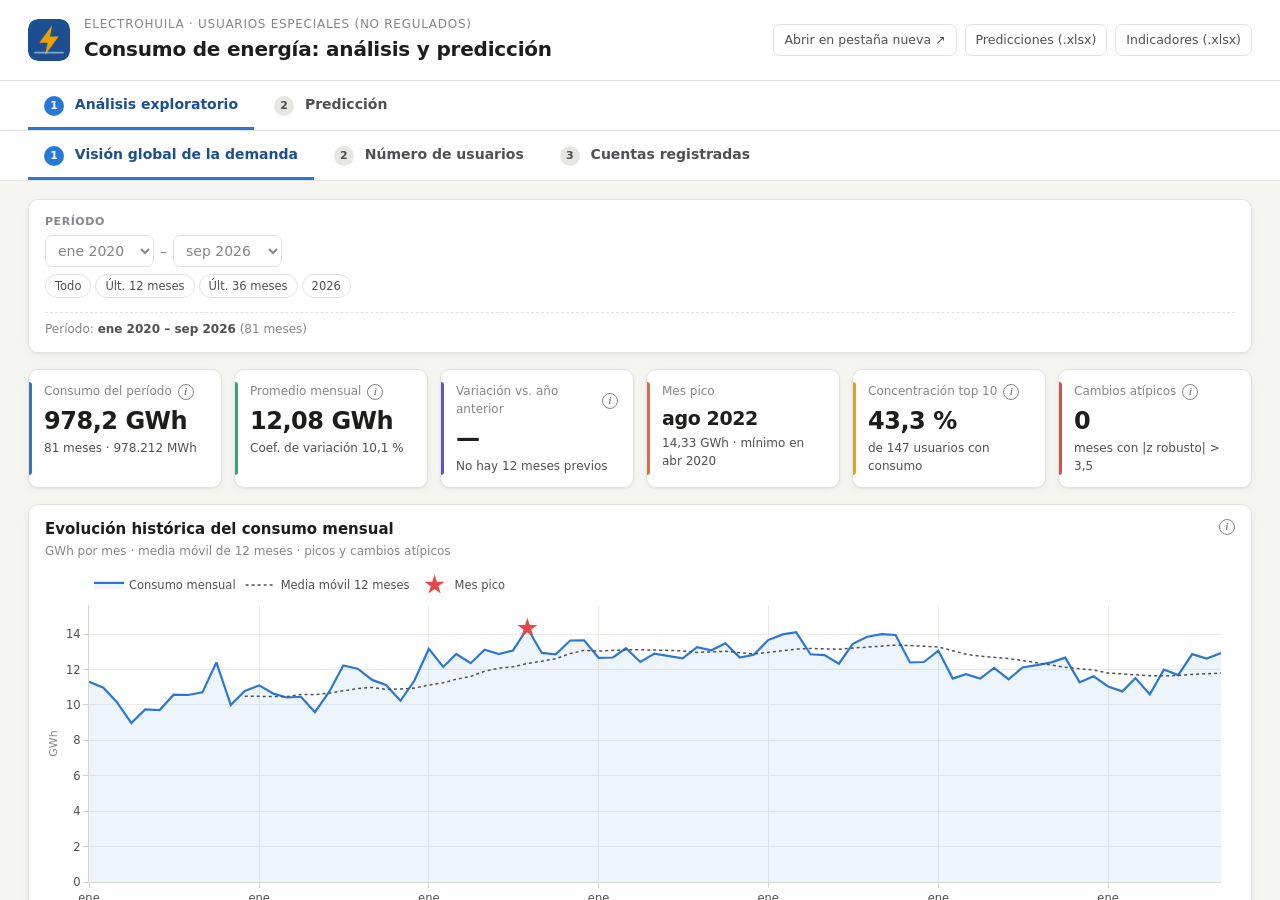
<file: templates/index.html>
<!doctype html>
<html lang="es">
<head>
<meta charset="utf-8">
<meta name="viewport" content="width=device-width, initial-scale=1">
<title>Consumo Usuarios Especiales</title>
<meta name="description" content="Análisis exploratorio y predicción del consumo de energía de los usuarios especiales.">
<link rel="icon" href="../static/assets/icons/favicon.svg" type="image/svg+xml">
<link rel="stylesheet" href="../static/css/styles.css">
</head>
<body class="inicio" data-pagina="inicio">
<header class="cabecera">
  <div class="cab-izq">
    <img class="marca" src="../static/assets/logo/logo.svg" alt="">
    <div>
      <p class="sobretitulo">Electrohuila · Usuarios especiales (no regulados)</p>
      <h1>Consumo de energía: análisis y predicción</h1>
    </div>
  </div>
  <nav class="acciones" aria-label="Accesos directos">
    <a id="abrir-actual" href="dashboard_analisis_exploratorio.html" target="_blank" rel="noopener">Abrir en pestaña nueva ↗</a>
    <a href="../data/output/predicciones.xlsx" download>Predicciones (.xlsx)</a>
    <a href="../data/output/indicadores.xlsx" download>Indicadores (.xlsx)</a>
  </nav>
</header>
<nav class="pestanas" role="tablist" aria-label="Secciones">
  <button role="tab" id="t-exploratorio" aria-controls="tab-exploratorio" data-tab="exploratorio"><span class="t-num">1</span> Análisis exploratorio</button>
  <button role="tab" id="t-prediccion" aria-controls="tab-prediccion" data-tab="prediccion"><span class="t-num">2</span> Predicción</button>
</nav>
<div class="marco">
  <section id="tab-exploratorio" role="tabpanel" aria-labelledby="t-exploratorio" hidden></section>
  <section id="tab-prediccion" role="tabpanel" aria-labelledby="t-prediccion" hidden></section>
  <iframe id="f-exploratorio" title="Dashboard de análisis exploratorio" data-src="dashboard_analisis_exploratorio.html" hidden></iframe>
  <iframe id="f-prediccion" title="Dashboard de predicción" data-src="dashboard_prediccion.html" hidden></iframe>
</div>
<div class="tip" id="tip" role="tooltip" hidden></div>
<script src="../static/js/charts.js"></script>
<script src="../static/js/app.js"></script>
</body>
</html>
</file>
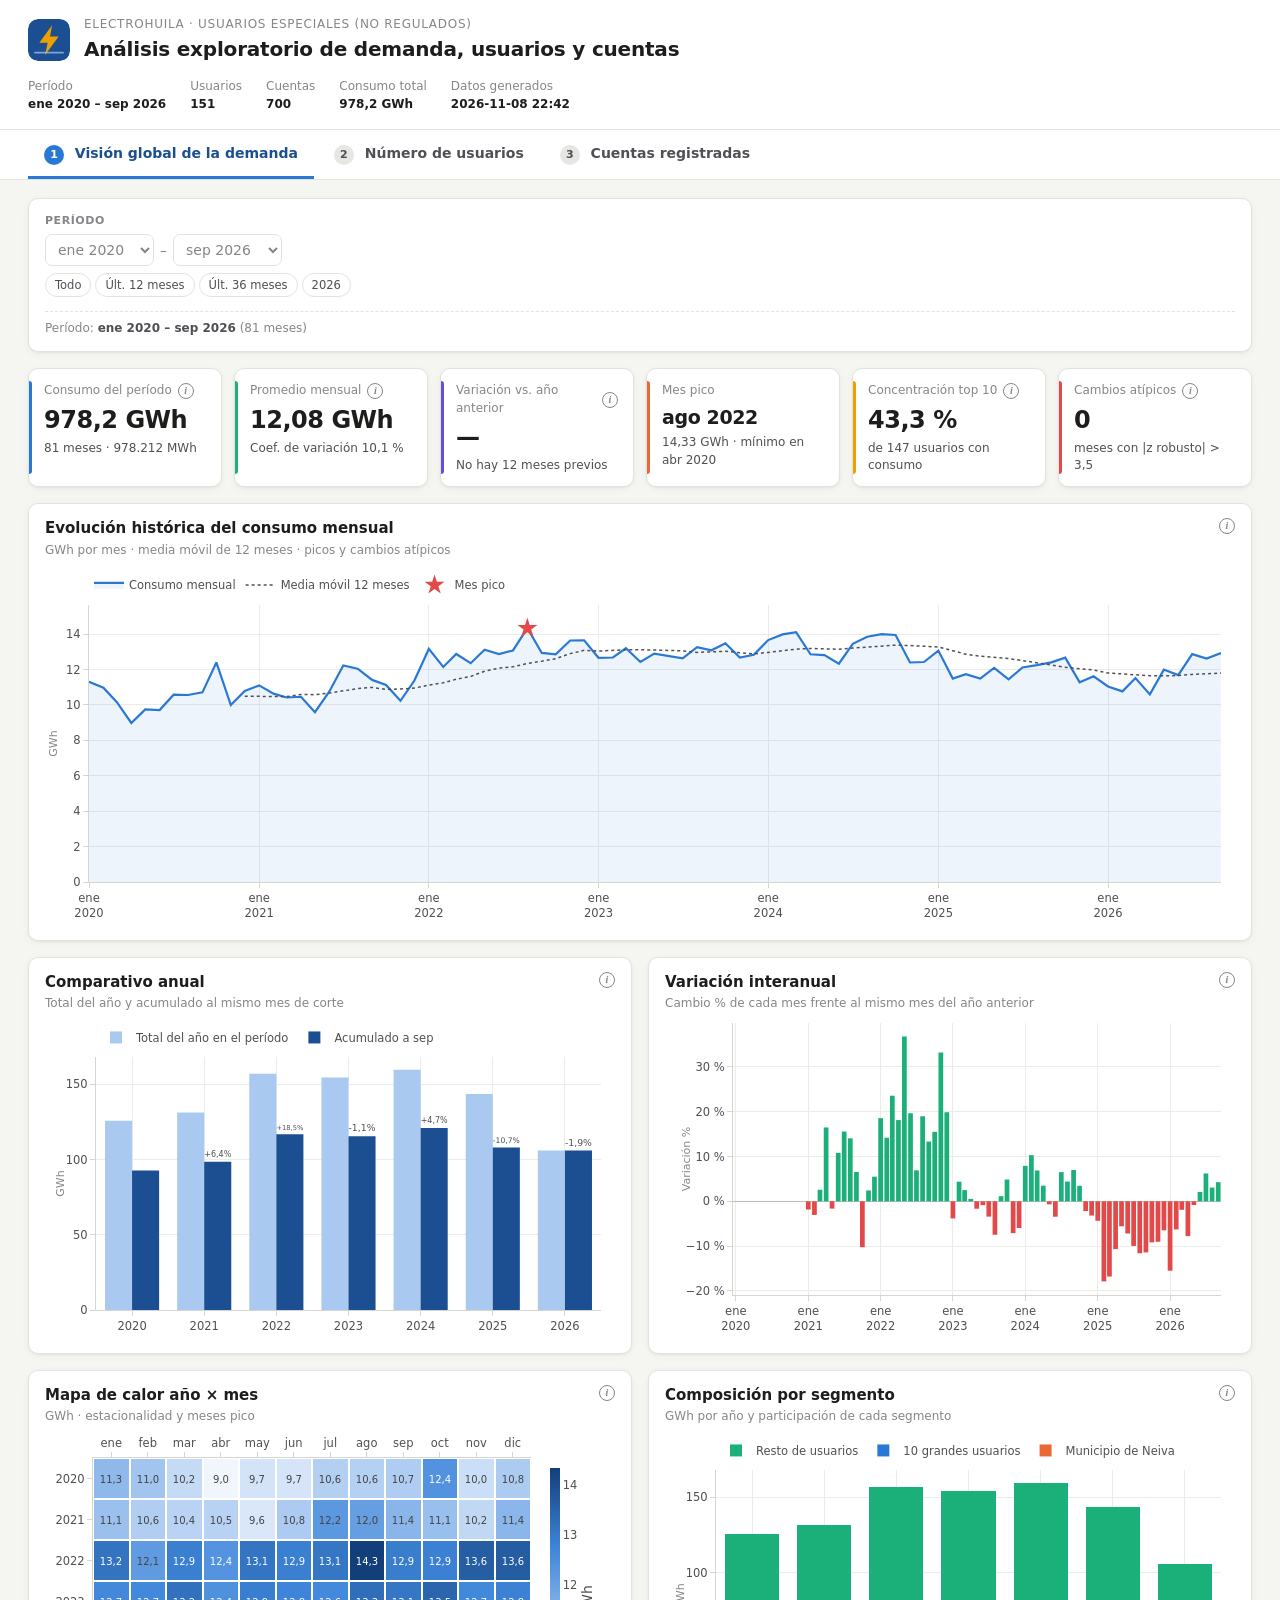
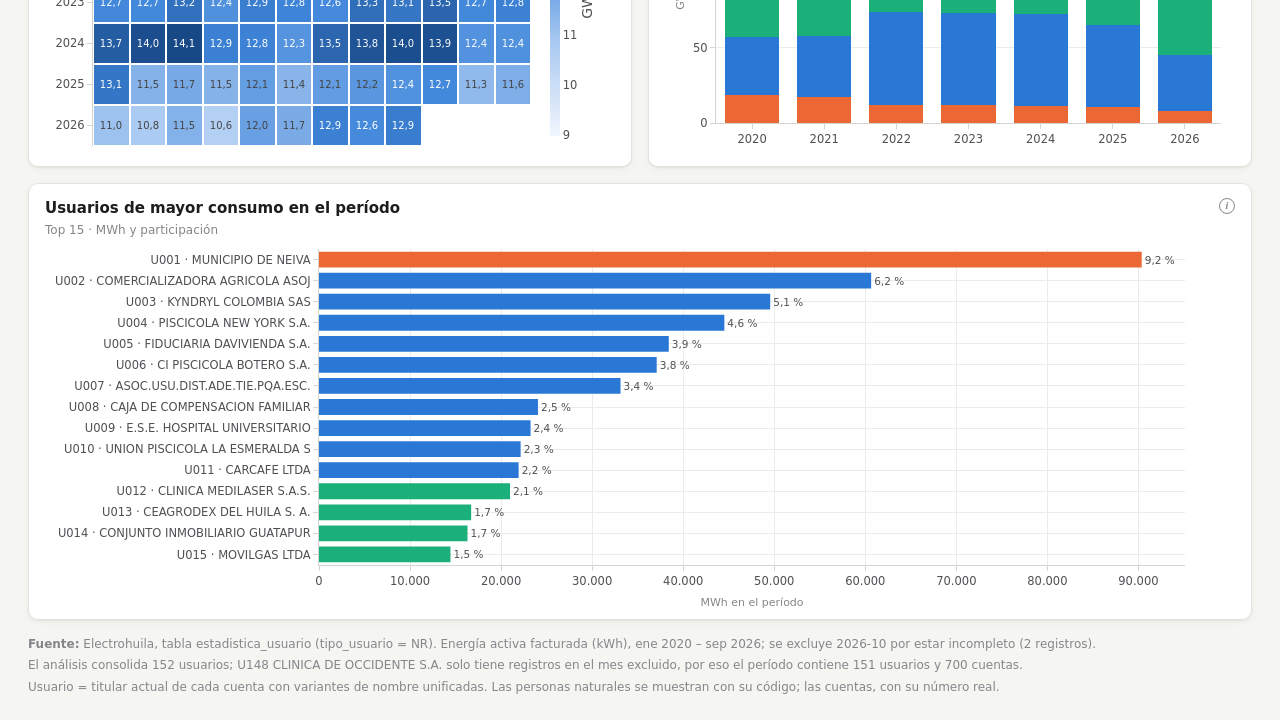
<file: templates/dashboard_analisis_exploratorio.html>
<!doctype html>
<html lang="es">
<head>
<meta charset="utf-8">
<meta name="viewport" content="width=device-width, initial-scale=1">
<title>Análisis Exploratorio · Dashboard</title>
<link rel="icon" href="../static/assets/icons/favicon.svg" type="image/svg+xml">
<link rel="stylesheet" href="../static/css/styles.css">
</head>
<body data-pagina="exploratorio">
<header class="cabecera">
  <div class="cab-izq">
    <img class="marca" src="../static/assets/logo/logo.svg" alt="">
    <div>
      <p class="sobretitulo">Electrohuila · Usuarios especiales (no regulados)</p>
      <h1>Análisis exploratorio de demanda, usuarios y cuentas</h1>
    </div>
  </div>
  <dl class="cab-meta" id="cab-meta"></dl>
</header>
<nav class="pestanas" role="tablist" aria-label="Secciones del análisis exploratorio">
  <button role="tab" id="t-demanda" aria-controls="tab-demanda" data-tab="demanda"><span class="t-num">1</span> Visión global de la demanda</button>
  <button role="tab" id="t-usuarios" aria-controls="tab-usuarios" data-tab="usuarios"><span class="t-num">2</span> Número de usuarios</button>
  <button role="tab" id="t-cuentas" aria-controls="tab-cuentas" data-tab="cuentas"><span class="t-num">3</span> Cuentas registradas</button>
</nav>
<main>
  <section class="panel" id="tab-demanda" role="tabpanel" aria-labelledby="t-demanda" hidden>
    <div class="filtros" data-tab="demanda"></div><div class="kpis" id="k-demanda"></div><div class="rejilla" id="g-demanda"></div>
  </section>
  <section class="panel" id="tab-usuarios" role="tabpanel" aria-labelledby="t-usuarios" hidden>
    <div class="filtros" data-tab="usuarios"></div><div class="kpis" id="k-usuarios"></div><div class="rejilla" id="g-usuarios"></div>
  </section>
  <section class="panel" id="tab-cuentas" role="tabpanel" aria-labelledby="t-cuentas" hidden>
    <div class="filtros" data-tab="cuentas"></div><div class="kpis" id="k-cuentas"></div><div class="rejilla" id="g-cuentas"></div>
  </section>
</main>
<footer class="pie" id="pie"></footer>
<div class="tip" id="tip" role="tooltip" hidden></div>
<script src="../static/js/vendor/plotly.min.js"></script>
<script>window.Plotly || document.write('<script src="https://cdnjs.cloudflare.com/ajax/libs/plotly.js/2.35.2/plotly.min.js"><\/script>');</script>
<script src="../static/js/data.js"></script>
<script src="../static/js/charts.js"></script>
<script src="../static/js/app.js"></script>
</body>
</html>
</file>
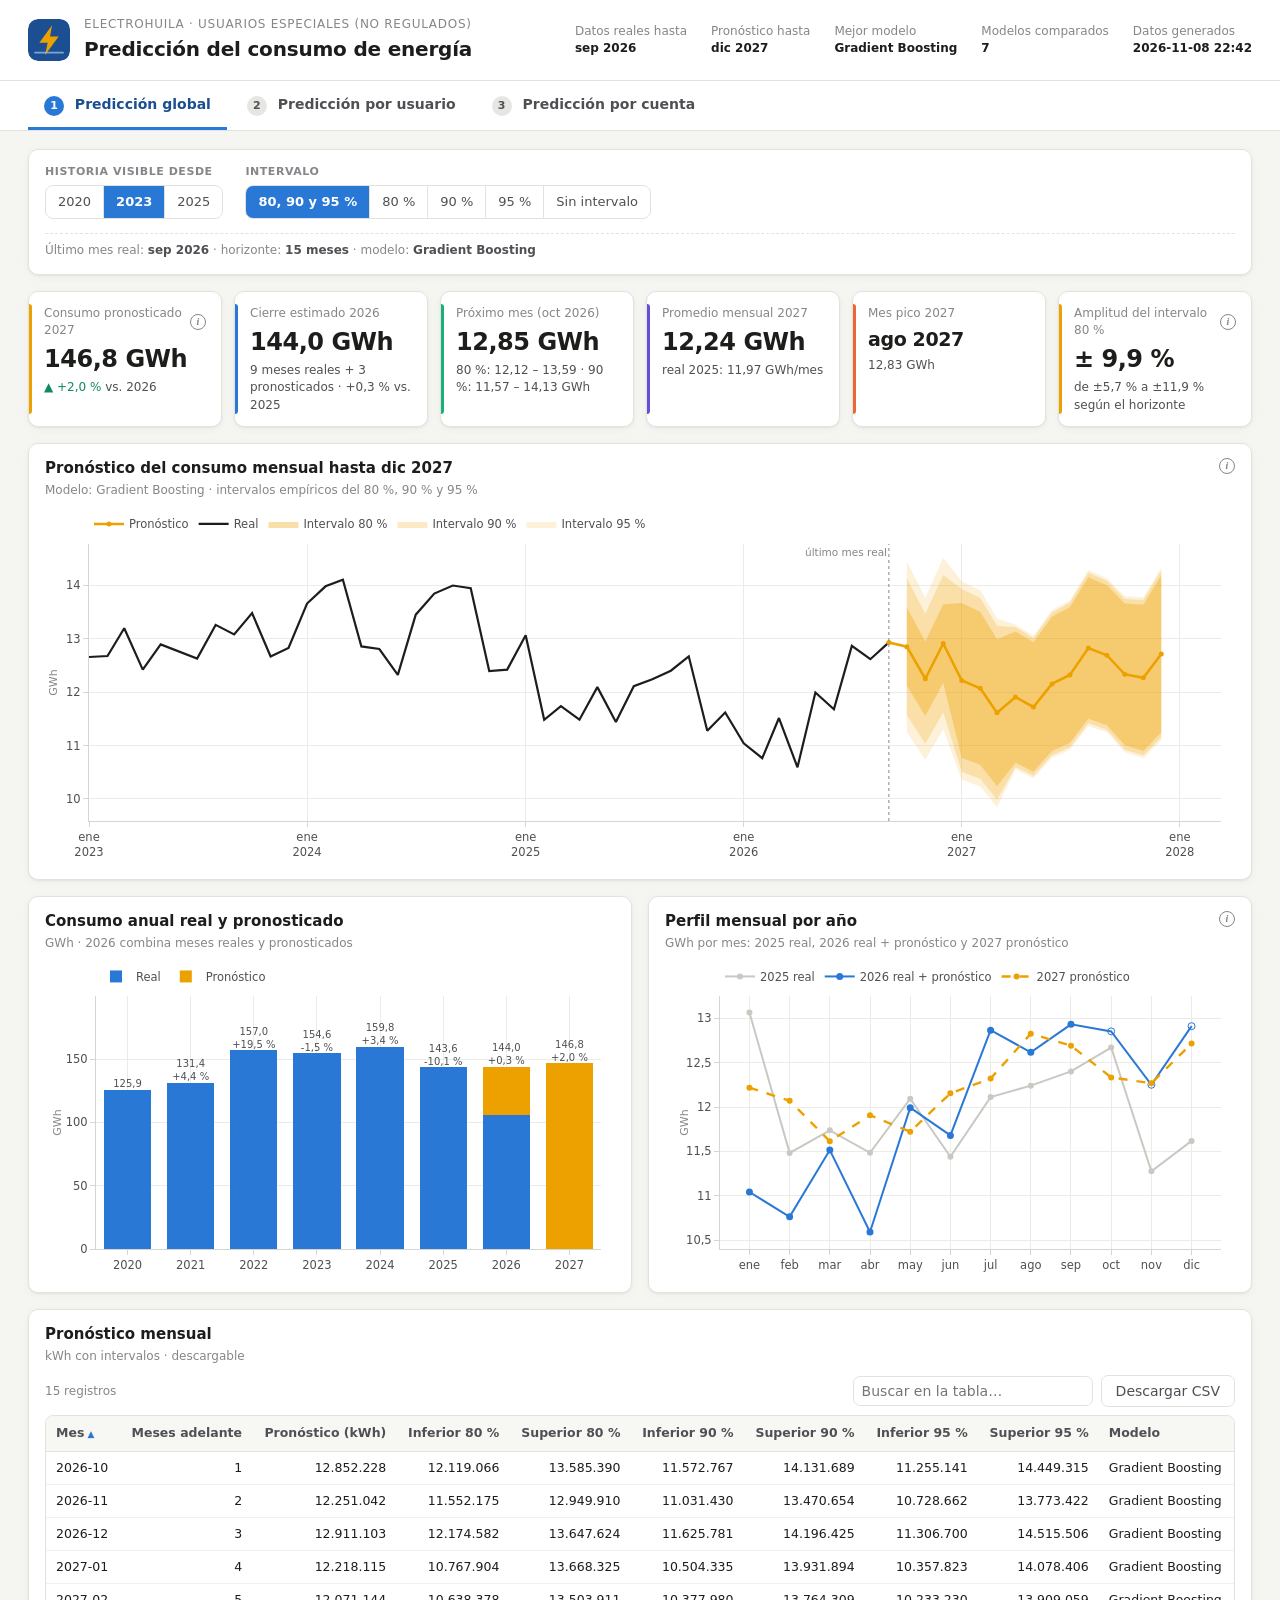
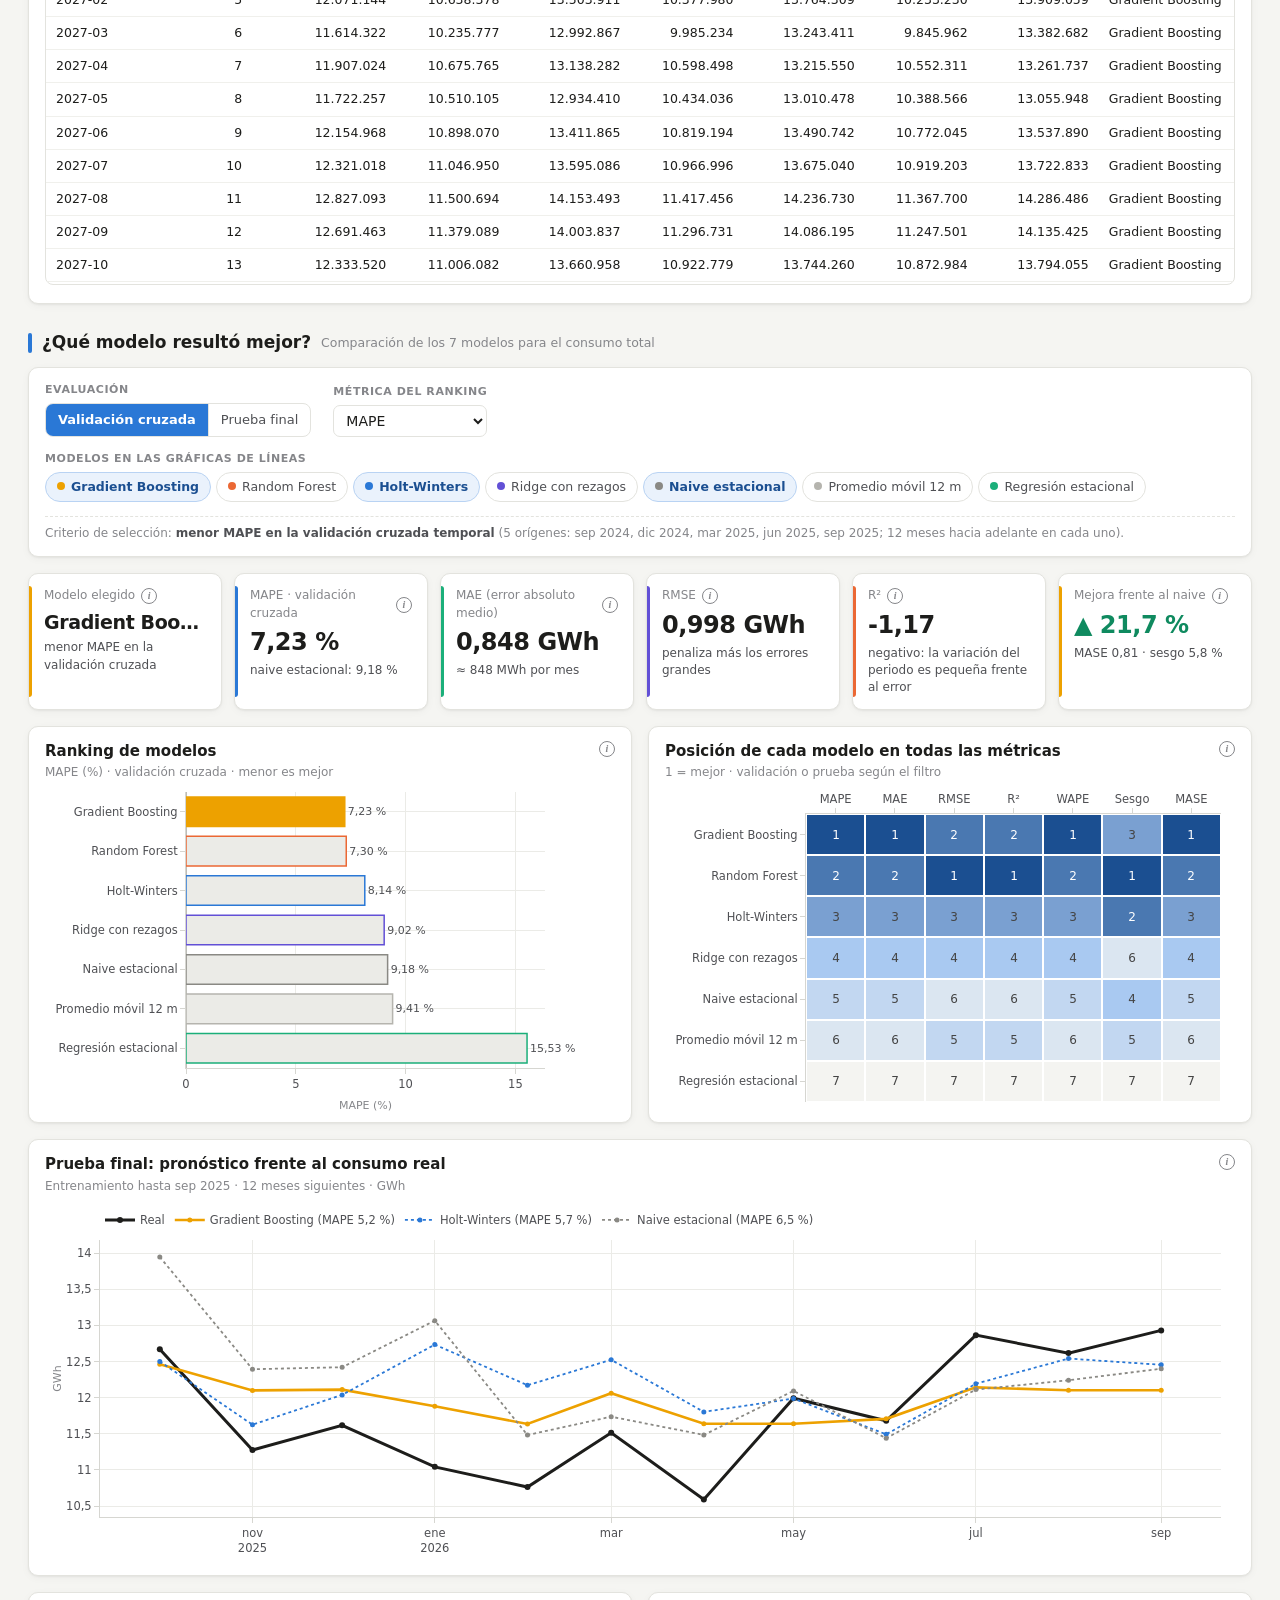
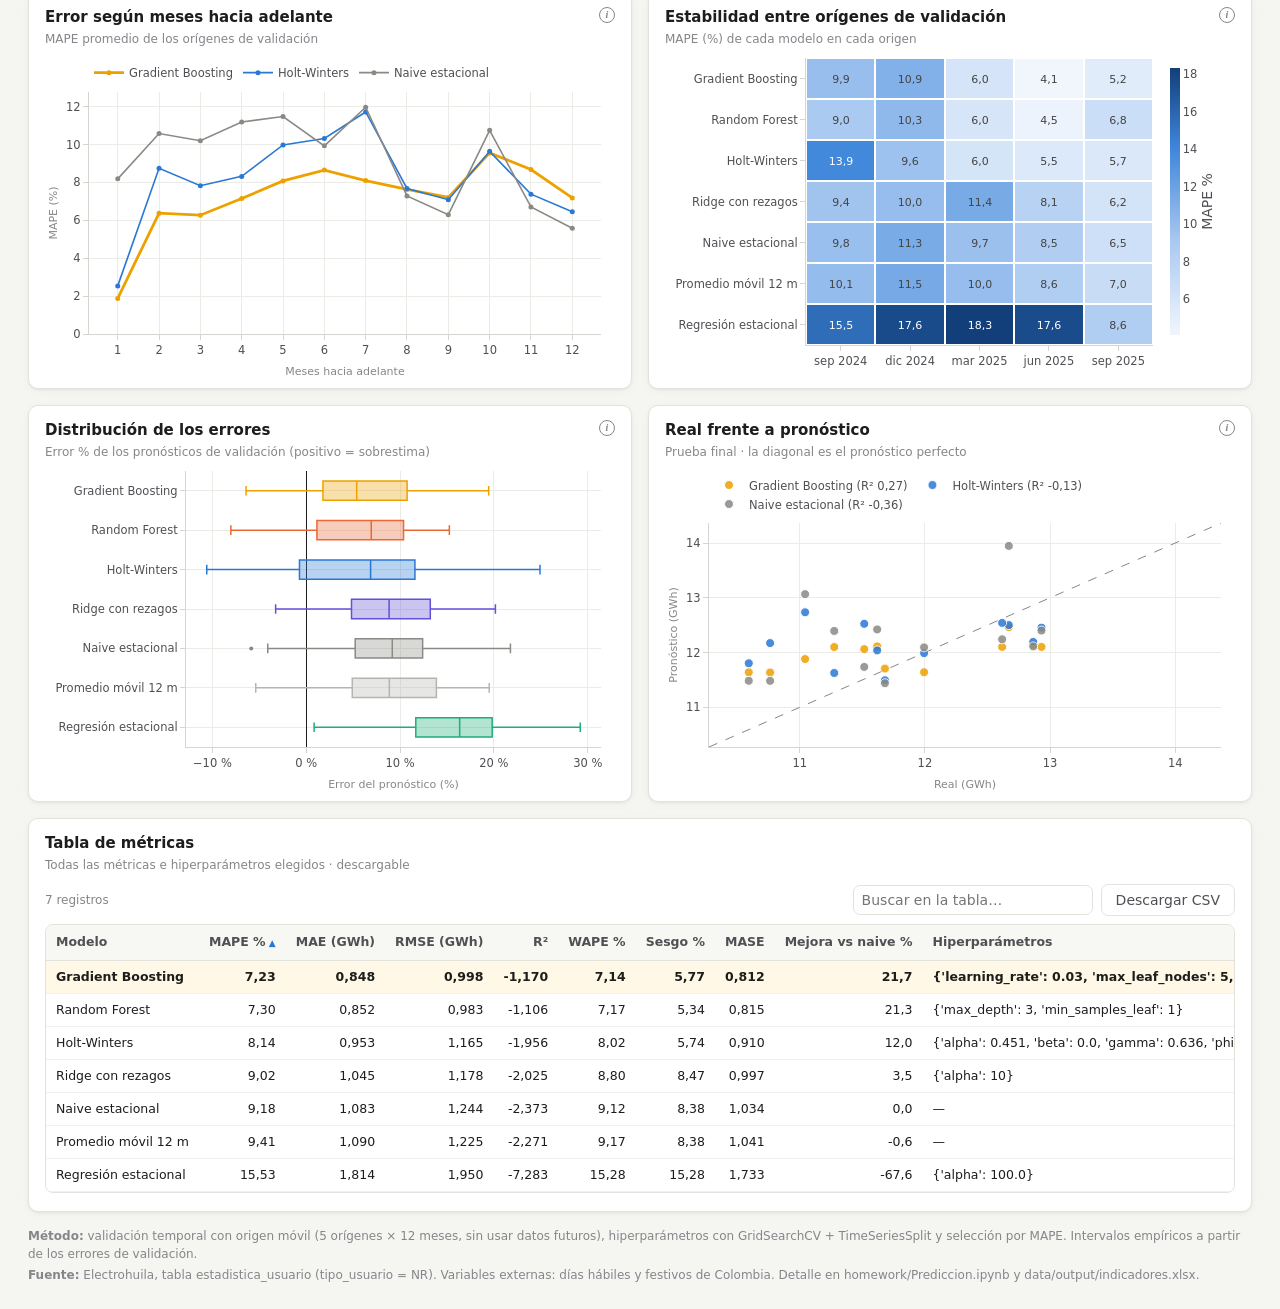
<file: templates/dashboard_prediccion.html>
<!doctype html>
<html lang="es">
<head>
<meta charset="utf-8">
<meta name="viewport" content="width=device-width, initial-scale=1">
<title>Predicción de Consumo · Dashboard</title>
<link rel="icon" href="../static/assets/icons/favicon.svg" type="image/svg+xml">
<link rel="stylesheet" href="../static/css/styles.css">
</head>
<body data-pagina="prediccion">
<header class="cabecera">
  <div class="cab-izq">
    <img class="marca" src="../static/assets/logo/logo.svg" alt="">
    <div>
      <p class="sobretitulo">Electrohuila · Usuarios especiales (no regulados)</p>
      <h1>Predicción del consumo de energía</h1>
    </div>
  </div>
  <dl class="cab-meta" id="cab-meta"></dl>
</header>
<nav class="pestanas" role="tablist" aria-label="Secciones de la predicción">
  <button role="tab" id="t-global" aria-controls="tab-global" data-tab="global"><span class="t-num">1</span> Predicción global</button>
  <button role="tab" id="t-usuarios" aria-controls="tab-usuarios" data-tab="usuarios"><span class="t-num">2</span> Predicción por usuario</button>
  <button role="tab" id="t-cuentas" aria-controls="tab-cuentas" data-tab="cuentas"><span class="t-num">3</span> Predicción por cuenta</button>
</nav>
<main>
  <section class="panel" id="tab-global" role="tabpanel" aria-labelledby="t-global" hidden>
    <div class="filtros" data-tab="pronostico"></div><div class="kpis" id="k-pronostico"></div><div class="rejilla" id="g-pronostico"></div>
    <h2 class="seccion">¿Qué modelo resultó mejor? <small>Comparación de los 7 modelos para el consumo total</small></h2>
    <div class="filtros" data-tab="modelos"></div><div class="kpis" id="k-modelos"></div><div class="rejilla" id="g-modelos"></div>
  </section>
  <section class="panel" id="tab-usuarios" role="tabpanel" aria-labelledby="t-usuarios" hidden>
    <div class="filtros" data-tab="usuarios"></div><div class="kpis" id="k-usuarios"></div><div class="rejilla" id="g-usuarios"></div>
  </section>
  <section class="panel" id="tab-cuentas" role="tabpanel" aria-labelledby="t-cuentas" hidden>
    <div class="filtros" data-tab="cuentas"></div><div class="kpis" id="k-cuentas"></div><div class="rejilla" id="g-cuentas"></div>
  </section>
</main>
<footer class="pie" id="pie"></footer>
<div class="tip" id="tip" role="tooltip" hidden></div>
<script src="../static/js/vendor/plotly.min.js"></script>
<script>window.Plotly || document.write('<script src="https://cdnjs.cloudflare.com/ajax/libs/plotly.js/2.35.2/plotly.min.js"><\/script>');</script>
<script src="../static/js/data.js"></script>
<script src="../static/js/charts.js"></script>
<script src="../static/js/app.js"></script>
</body>
</html>
</file>
<file: static/css/styles.css>
/* =====================================================================================
   Estilos compartidos: página de inicio y dashboards (exploratorio y predicción).
   Paleta coherente con las figuras de los cuadernos: cada color tiene un único significado.
   ===================================================================================== */
:root {
  --azul: #2a78d6; --azul-o: #1b4f91; --azul-c: #eaf2fc; --naranja: #eb6834; --aqua: #1baf7a;
  --amarillo: #eda100; --rojo: #e34948; --violeta: #6250d6;
  --tinta: #1d1d1b; --tinta-2: #4f5054; --tinta-3: #85868a; --rejilla: #e6e6e2;
  --fondo: #f5f5f2; --tarjeta: #ffffff; --borde: #e3e3de;
  --radio: 10px; --sombra: 0 1px 2px rgba(20,20,20,.05), 0 2px 8px rgba(20,20,20,.04);
  --alto-cab: 64px;
  color-scheme: light;
}
* { box-sizing: border-box; }
html { -webkit-text-size-adjust: 100%; }
body { margin: 0; background: var(--fondo); color: var(--tinta);
  font: 14px/1.45 "Segoe UI", Inter, system-ui, -apple-system, Roboto, Arial, sans-serif; }
button, input, select { font: inherit; color: inherit; }
h1 { font-size: 20px; margin: 0; letter-spacing: -.01em; font-weight: 650; }
a { color: var(--azul-o); }

/* ---------- Cabecera ---------- */
.cabecera { display: flex; flex-wrap: wrap; gap: 14px 32px; justify-content: space-between; align-items: center;
  padding: 16px 28px; background: var(--tarjeta); border-bottom: 1px solid var(--borde); }
.cab-izq { display: flex; gap: 14px; align-items: center; min-width: 0; }
.marca { width: 42px; height: 42px; border-radius: 10px; flex: none; display: block; }
.sobretitulo { margin: 0 0 2px; font-size: 12px; color: var(--tinta-3); text-transform: uppercase; letter-spacing: .06em; }
.cab-meta { display: flex; flex-wrap: wrap; gap: 6px 24px; margin: 0; font-size: 12px; }
.cab-meta div { display: flex; flex-direction: column; }
.cab-meta dt { color: var(--tinta-3); }
.cab-meta dd { margin: 0; font-weight: 600; font-variant-numeric: tabular-nums; }
body.embebido .cabecera { display: none; }
body.embebido .pie { display: none; }

/* ---------- Pestañas ---------- */
.pestanas { position: sticky; top: 0; z-index: 20; display: flex; gap: 4px; padding: 0 28px; overflow-x: auto;
  background: var(--tarjeta); border-bottom: 1px solid var(--borde); }
.pestanas button { border: 0; background: none; padding: 13px 16px 11px; cursor: pointer; white-space: nowrap;
  color: var(--tinta-2); border-bottom: 3px solid transparent; font-weight: 550; }
.pestanas button:hover { color: var(--tinta); }
.pestanas button[aria-selected="true"] { color: var(--azul-o); border-bottom-color: var(--azul); }
.pestanas button:focus-visible { outline: 2px solid var(--azul); outline-offset: -2px; border-radius: 6px; }
.t-num { display: inline-grid; place-items: center; width: 20px; height: 20px; border-radius: 50%; margin-right: 6px;
  background: var(--rejilla); font-size: 11px; font-weight: 700; color: var(--tinta-2); }
.pestanas button[aria-selected="true"] .t-num { background: var(--azul); color: #fff; }

main { padding: 18px 28px 8px; max-width: 1680px; margin: 0 auto; }

/* ---------- Filtros ---------- */
.filtros { display: flex; flex-wrap: wrap; gap: 14px 22px; align-items: flex-end; padding: 14px 16px; margin-bottom: 16px;
  background: var(--tarjeta); border: 1px solid var(--borde); border-radius: var(--radio); box-shadow: var(--sombra); }
.f-grupo { display: flex; flex-direction: column; gap: 5px; min-width: 0; }
.f-grupo > label, .f-grupo > .f-tit { font-size: 11px; font-weight: 650; color: var(--tinta-3); text-transform: uppercase; letter-spacing: .05em; }
.f-fila { display: flex; gap: 6px; align-items: center; color: var(--tinta-3); }
.filtros select, .filtros input[type="search"] { height: 32px; border: 1px solid var(--borde); border-radius: 7px; background: #fff; padding: 0 8px; max-width: 100%; }
.filtros input[type="search"] { width: 300px; }
.filtros select:focus, .filtros input:focus { outline: 2px solid var(--azul-c); border-color: var(--azul); }
.chips { display: flex; flex-wrap: wrap; gap: 5px; }
.chip, .rapido { height: 30px; padding: 0 11px; border-radius: 999px; border: 1px solid var(--borde); background: #fff; cursor: pointer; font-size: 12.5px; color: var(--tinta-2); }
.chip[aria-pressed="true"] { background: var(--azul-c); border-color: #b9d3f3; color: var(--azul-o); font-weight: 600; }
.chip:hover, .rapido:hover { border-color: var(--azul); }
.chip .punto { display: inline-block; width: 8px; height: 8px; border-radius: 50%; margin-right: 6px; vertical-align: 1px; }
.rapido { height: 24px; font-size: 11.5px; padding: 0 9px; }
.f-rapidos { display: flex; gap: 4px; margin-top: 2px; flex-wrap: wrap; }
.segmentado { display: inline-flex; border: 1px solid var(--borde); border-radius: 8px; overflow: hidden; background: #fff; }
.segmentado button { border: 0; background: none; padding: 0 12px; height: 32px; cursor: pointer; color: var(--tinta-2); font-size: 13px; }
.segmentado button + button { border-left: 1px solid var(--borde); }
.segmentado button[aria-pressed="true"] { background: var(--azul); color: #fff; font-weight: 600; }
.btn-sec { height: 32px; padding: 0 14px; border-radius: 7px; border: 1px solid var(--borde); background: #fff; cursor: pointer; color: var(--tinta-2); }
.btn-sec:hover { border-color: var(--tinta-3); color: var(--tinta); }
.f-resumen { flex-basis: 100%; font-size: 12px; color: var(--tinta-3); border-top: 1px dashed var(--borde); padding-top: 8px; }
.f-resumen b { color: var(--tinta-2); font-weight: 600; }

/* ---------- KPIs ---------- */
.kpis { display: grid; grid-template-columns: repeat(auto-fit, minmax(190px, 1fr)); gap: 12px; margin-bottom: 16px; }
.kpi { background: var(--tarjeta); border: 1px solid var(--borde); border-radius: var(--radio); padding: 13px 15px 12px; box-shadow: var(--sombra); position: relative; min-width: 0; }
.kpi::before { content: ""; position: absolute; left: 0; top: 12px; bottom: 12px; width: 3px; border-radius: 0 3px 3px 0; background: var(--acento, var(--azul)); }
.kpi-l { font-size: 12px; color: var(--tinta-3); display: flex; align-items: center; gap: 6px; }
.kpi-v { font-size: 24px; font-weight: 680; letter-spacing: -.02em; margin: 3px 0 2px; font-variant-numeric: tabular-nums; white-space: nowrap; overflow: hidden; text-overflow: ellipsis; }
.kpi-v.txt { font-size: 19px; line-height: 1.55; }
.kpi-d { font-size: 12px; color: var(--tinta-2); font-variant-numeric: tabular-nums; }
.sube { color: #0f8a5f; } .baja { color: #c23a39; }

/* ---------- Tarjetas ---------- */
.rejilla { display: grid; grid-template-columns: repeat(2, minmax(0, 1fr)); gap: 16px; }
.tarjeta { background: var(--tarjeta); border: 1px solid var(--borde); border-radius: var(--radio); box-shadow: var(--sombra);
  padding: 14px 16px 10px; min-width: 0; display: flex; flex-direction: column; }
.tarjeta.ancho { grid-column: 1 / -1; }
.tar-cab { display: flex; justify-content: space-between; gap: 10px; align-items: flex-start; }
.tar-cab h2 { font-size: 15px; margin: 0; font-weight: 650; }
.tar-cab p { margin: 2px 0 0; font-size: 12px; color: var(--tinta-3); }
.tar-herr { display: flex; gap: 8px; flex-wrap: wrap; align-items: center; margin-top: 10px; }
.grafico { height: 330px; width: 100%; }
.tarjeta.ancho .grafico { height: 370px; }
.grafico.alto { height: 430px; }
.nota { font-size: 12px; color: var(--tinta-2); background: #fbf6e9; border: 1px solid #f1e2b8; border-radius: 8px; padding: 9px 12px; margin-top: 8px; }
.nota.info { background: var(--azul-c); border-color: #cfe0f6; }
.vacio { display: grid; place-items: center; height: 100%; color: var(--tinta-3); font-size: 13px; }
.leyenda-modelos { display: flex; flex-wrap: wrap; gap: 5px; }

/* Ayuda (tooltip) */
.i { display: inline-grid; place-items: center; width: 16px; height: 16px; border-radius: 50%; border: 1px solid var(--tinta-3);
  color: var(--tinta-3); font: 600 10px/1 Georgia, serif; font-style: italic; cursor: help; flex: none; }
.i:hover, .i:focus { border-color: var(--azul); color: var(--azul); outline: none; }
.tip { position: fixed; z-index: 100; max-width: 320px; padding: 9px 11px; background: var(--tinta); color: #fff; font-size: 12px;
  line-height: 1.45; border-radius: 7px; pointer-events: none; box-shadow: 0 6px 18px rgba(0,0,0,.18); }

/* ---------- Tablas ---------- */
.tab-herr { display: flex; gap: 8px; align-items: center; flex-wrap: wrap; margin: 10px 0 8px; }
.tab-herr input { height: 30px; border: 1px solid var(--borde); border-radius: 7px; padding: 0 8px; width: 240px; max-width: 100%; }
.tab-herr .cnt { font-size: 12px; color: var(--tinta-3); margin-right: auto; }
.tabla-cont { overflow: auto; max-height: 470px; border: 1px solid var(--borde); border-radius: 8px; }
table { width: 100%; border-collapse: collapse; font-size: 12.5px; font-variant-numeric: tabular-nums; }
th { position: sticky; top: 0; background: #f7f7f4; text-align: left; font-weight: 600; color: var(--tinta-2); padding: 8px 10px;
  border-bottom: 1px solid var(--borde); cursor: pointer; white-space: nowrap; user-select: none; }
th.num, td.num { text-align: right; }
th[aria-sort="ascending"]::after { content: " ▲"; font-size: 9px; color: var(--azul); }
th[aria-sort="descending"]::after { content: " ▼"; font-size: 9px; color: var(--azul); }
td { padding: 7px 10px; border-bottom: 1px solid #f0f0ec; white-space: nowrap; }
tbody tr:hover { background: #f7faff; }
tr.destacada td { background: #fff8e6; font-weight: 600; }
.pag { display: flex; gap: 6px; justify-content: flex-end; align-items: center; margin-top: 8px; font-size: 12px; color: var(--tinta-3); }
.pag button { height: 26px; min-width: 30px; border: 1px solid var(--borde); border-radius: 6px; background: #fff; cursor: pointer; }
.pag button:disabled { opacity: .4; cursor: default; }
.insignia { display: inline-block; padding: 1px 8px; border-radius: 999px; font-size: 11px; font-weight: 600; background: var(--azul-c); color: var(--azul-o); }

.seccion { display: flex; align-items: center; gap: 10px; margin: 26px 0 12px; font-size: 17px; font-weight: 650; color: var(--tinta); }
.seccion::before { content: ""; width: 4px; height: 20px; border-radius: 2px; background: var(--azul); }
.seccion small { font-size: 12.5px; font-weight: 400; color: var(--tinta-3); }
.tabla-cont tbody tr { cursor: pointer; }

/* ---------- Pie ---------- */
.pie { max-width: 1680px; margin: 8px auto 24px; padding: 0 28px; font-size: 12px; color: var(--tinta-3); }
.pie p { margin: 4px 0; }

/* ---------- Página de inicio (contenedor con dos pestañas) ---------- */
body.inicio { display: flex; flex-direction: column; height: 100vh; overflow: hidden; }
.inicio .cabecera { flex: none; }
.inicio .pestanas { position: static; flex: none; }
.inicio .acciones { display: flex; gap: 8px; flex-wrap: wrap; align-items: center; margin-left: auto; padding: 6px 0; }
.inicio .acciones a { font-size: 12.5px; text-decoration: none; border: 1px solid var(--borde); border-radius: 7px; padding: 6px 10px; color: var(--tinta-2); background: #fff; white-space: nowrap; }
.inicio .acciones a:hover { border-color: var(--azul); color: var(--azul-o); }
.marco { flex: 1; min-height: 0; position: relative; }
.marco iframe { position: absolute; inset: 0; width: 100%; height: 100%; border: 0; background: var(--fondo); }
.marco iframe[hidden] { display: none; }

@media (max-width: 1100px) { .rejilla { grid-template-columns: 1fr; } }
@media (max-width: 640px) {
  .cabecera, main, .pie { padding-left: 16px; padding-right: 16px; }
  .pestanas { padding: 0 8px; }
  .filtros input[type="search"], .tab-herr input { width: 100%; }
  .f-grupo { flex-basis: 100%; }
  .grafico, .tarjeta.ancho .grafico, .grafico.alto { height: 300px; }
  .inicio .acciones { display: none; }
}
@media print { .pestanas, .filtros, .tab-herr, .pag { display: none; } [role="tabpanel"][hidden] { display: block !important; } }
</file>
